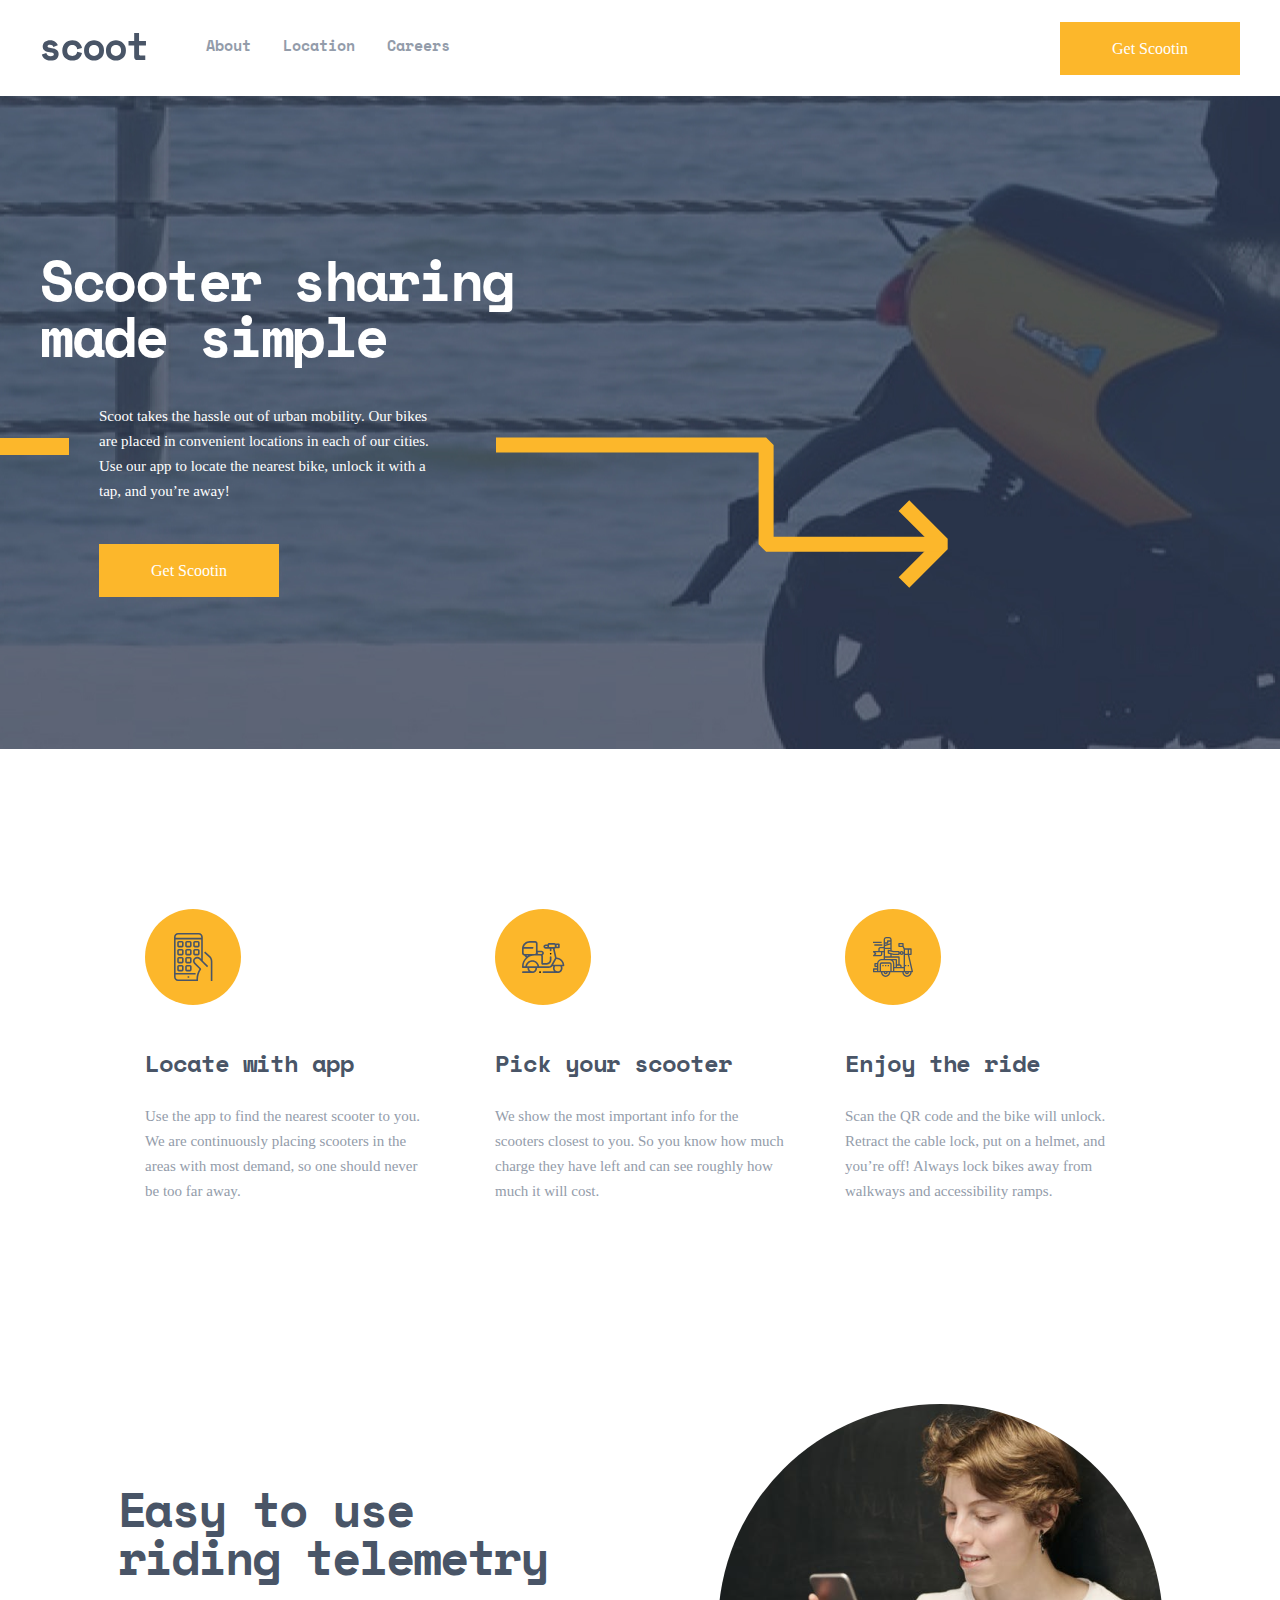
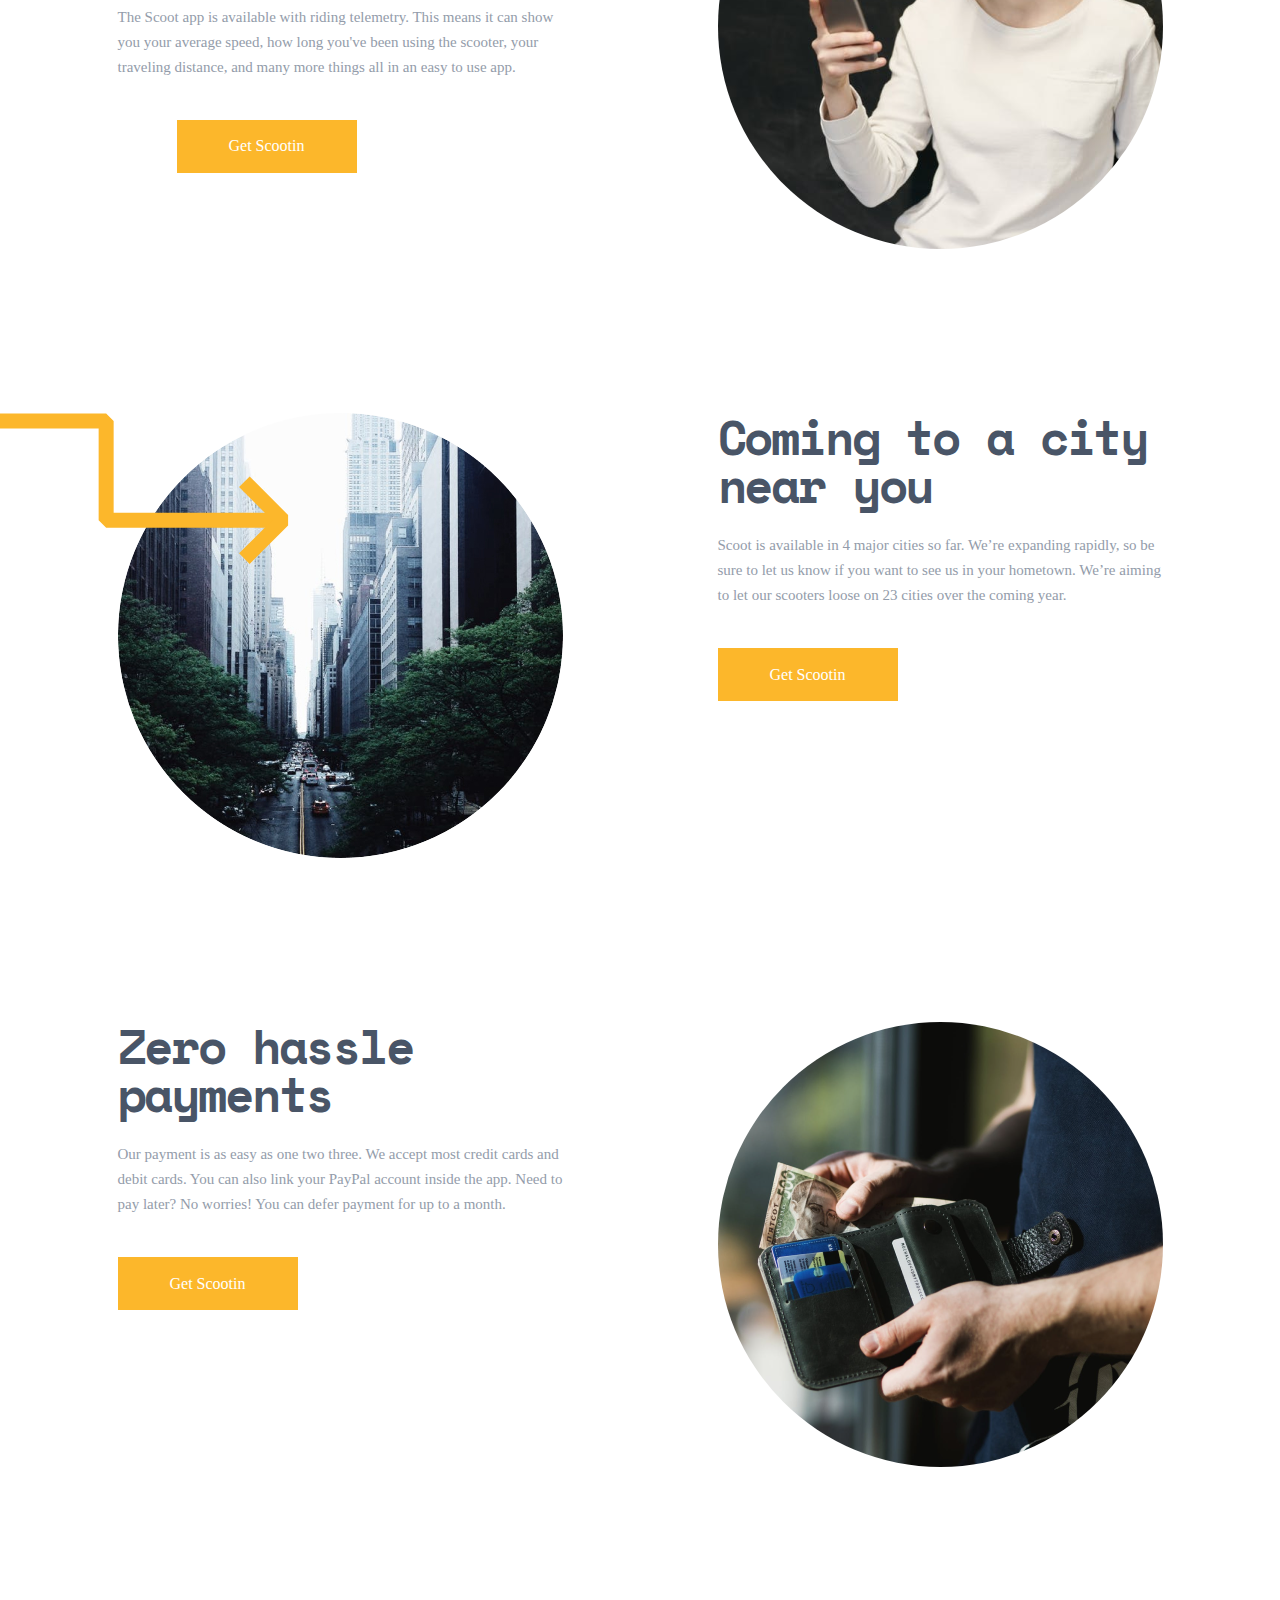
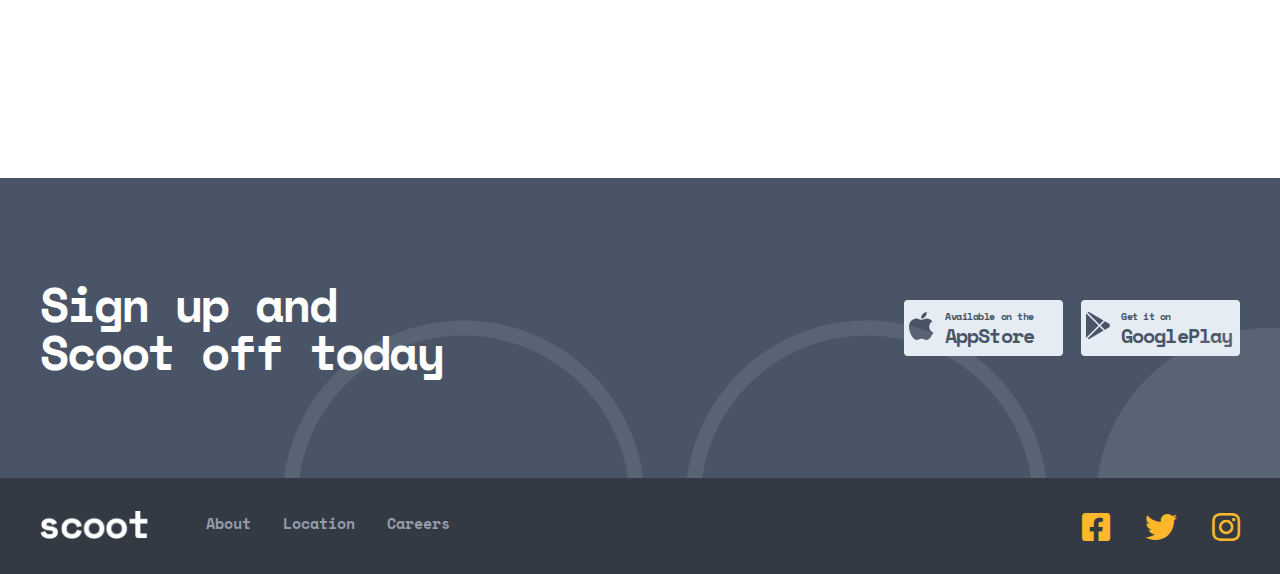
<file: index.html>
<!DOCTYPE html>
<html lang="en">

<head>
    <meta charset="UTF-8">
    <meta http-equiv="X-UA-Compatible" content="IE=edge">
    <meta name="viewport" content="width=device-width, initial-scale=1.0">
    <title>Scoot</title>
    <link rel="stylesheet" href="./main.css">
    <link rel="stylesheet" href="./media.css">
    <link rel="stylesheet" href="./css/all.min.css">
    <link
        href="https://fonts.googleapis.com/css2?family=Hanken+Grotesk:wght@300;400;500;700&family=Space+Mono:wght@700&display=swap"
        rel="stylesheet">
</head>

<body>
    <!-- ==========Header Start============== -->
    <header class="header">
        <div class="header__container">
            <div class="wrap">
                <div class="wrap__top">
                    <div class="wrap__left">
                        <div class="box">
                            <img src="./Image/scoot.svg" alt="error" class="wrap__left-image">
                        </div>
                        <div class="box1">
                            <ul class="wrap__left-UL">
                                <li class="wrap__left-item">
                                    <a href="./about.html" class="wrap__left-link">About</a>
                                </li>
                                <li class="wrap__left-item">
                                    <a href="./location.html" class="wrap__left-link">Location</a>
                                </li>
                                <li class="wrap__left-item">
                                    <a href="./carrers.html" class="wrap__left-link">Careers</a>
                                </li>

                            </ul>
                        </div>
                    </div>
                    <div class="wrap__right">
                        <div class="button">Get Scootin</div>
                    </div>

                </div>
            </div>
        </div>
        <div class="wrap__bottom">
            <div class="content">
                <h1 class="wrap__bottom-title">Scooter sharing made simple</h1>
                <p class="wrap__bottom-text">Scoot takes the hassle out of urban mobility. Our bikes are placed in
                    convenient locations in each of our cities. Use our app to locate the nearest bike, unlock it
                    with a tap, and you’re away!</p>
                <div class="buttonn">Get Scootin</div>
                <img src="./Image/Group 8 Copy.svg" alt="error" class="header-image_ss">
            </div>

        </div>

    </header>
    <!-- ==========Header End  ============== -->

    <!-- ==========Main  Start ============== -->
    <main class="main">
        <div class="main__container">
            <div class="cards">
                <div class="card">
                    <div class="k">
                        <img src="./Image/Group 8.svg" alt="error" class="card-image">
                    </div>
                    <div class="kk">
                        <h2 class="card-title">Locate with app</h2>
                        <p class="card-text">Use the app to find the nearest scooter to you. We are continuously placing
                            scooters in the areas with most demand, so one should never be too far away. </p>
                    </div>
                </div>
                <div class="card">
                    <div class="k">
                        <img src="./Image/Group 9.svg" alt="error" class="card-image">
                    </div>
                    <div class="kk">
                        <h2 class="card-title">Pick your scooter</h2>
                        <p class="card-text">We show the most important info for the scooters closest to you. So you
                            know
                            how much charge they have left and can see roughly how much it will cost. </p>
                    </div>
                </div>
                <div class="card">
                    <div class="k">
                        <img src="./Image/Group 10.svg" alt="error" class="card-image">
                    </div>
                    <div class="kk">
                        <h2 class="card-title">Enjoy the ride</h2>
                        <p class="card-text">Scan the QR code and the bike will unlock. Retract the cable lock, put on a
                            helmet, and you’re off! Always lock bikes away from walkways and accessibility ramps. </p>
                    </div>
                </div>
            </div>
            <div class="main_wrap">
                <div class="main_wrap-left">
                    <h1 class="main_wrap-left-title">Easy to use
                        riding telemetry</h1>
                    <p class="main_wrap-left-text">The Scoot app is available with riding telemetry. This means it can
                        show you your average speed, how long you've been using the scooter, your traveling distance,
                        and many more things all in an easy to use app.</p>
                    <div class="buttonn">Get Scootin</div>
                </div>
                <div class="main_wrap-right">
                    <img src="./Image/Bitmap (2).png" alt="error" class="main_wrap-right-image">
                </div>
            </div>
        </div>
        <section class="section">
            <div class="section__container">
                <div class="content-top">
                    <div class="content-top-left">
                        <h1 class="content-top-left-title">Coming to a city near you</h1>
                        <p class="content-top-left-text">Scoot is available in 4 major cities so far. We’re expanding
                            rapidly, so be sure to let us know if you want to see us in your hometown. We’re aiming to
                            let our scooters loose on 23 cities over the coming year.</p>
                        <div class="buttnn">Get Scootin</div>
                    </div>
                    <div class="content-top-right">
                        <img src="./Image/manzara.jpg" alt="error" class="content-top-right-image">
                        <img src="./Image/Group 13 Copy.svg" alt="error" class="content_I">
                    </div>
                </div>
                <div class="content-top">
                    <div class="content-top-left">
                        <h1 class="content-top-left-title">Zero hassle payments</h1>
                        <p class="content-top-left-text">Our payment is as easy as one two three. We accept most credit
                            cards and debit cards. You can also link your PayPal account inside the app. Need to pay
                            later? No worries! You can defer payment for up to a month.</p>
                        <div class="buttnn">Get Scootin</div>
                    </div>
                    <div class="content-top-right">
                        <img src="./Image/Bitmap (1).png" alt="error" class="content-top-right-image">
                    </div>
                </div>
            </div>
        </section>
        <section class="section2">
            <div class="section2__contaiener">
                <div class="section__wrap">
                    <h1 class="section__wrap-title">Sign up and Scoot off today</h1>
                    <div class="section-content">
                        <div class="section__wrap-box1">
                            <div class="box1-left">
                                <img src="./Image/Combined Shape.svg" alt="error" class="box1-left-image">
                            </div>
                            <div class="box1-right">
                                <p class="box1-right-text">Available on the</p>
                                <h3 class="box1-right-sarlavxa">AppStore</h3>
                            </div>
                        </div>
                        <div class="section__wrap-box1">
                            <div class="box1-left">
                                <img src="./Image/Shape.png" alt="error" class="box1-left-image">
                            </div>
                            <div class="box1-right">
                                <p class="box1-right-text">Get it on</p>
                                <h3 class="box1-right-sarlavxa">GooglePlay </h3>
                            </div>
                        </div>

                    </div>
                </div>
            </div>
            <img src="./Image/Group 22.png" alt="error" class="Image-section">
        </section>

    </main>
    <!-- ==========Main  End   ============== -->

    <!-- ==========Footer  Start   ============== -->
    <footer class="footer">
        <div class="footer__container">
            <div class="footer__wrap">
                <div class="footer__wrap__top">
                    <div class="footer__wrap__left">
                        <div class="box">
                            <img src="./Image/scoot.png" alt="error" class="wrap__left-image">
                        </div>
                        <div class="box1">
                            <ul class="footer__wrap__left-UL">
                                <li class="footer__wrap__left-item">
                                    <a href="!#" class="footer__wrap__left-link">About</a>
                                </li>
                                <li class="wrap__left-item">
                                    <a href="!#" class="footer__wrap__left-link">Location</a>
                                </li>
                                <li class="wrap__left-item">
                                    <a href="!#" class="footer__wrap__left-link">Careers</a>
                                </li>

                            </ul>
                        </div>
                    </div>
                    <div class="foter__wrap__right">
                        <div class="right-box">
                            <i class="fab fa-facebook-square fa-2x right-box_icon"></i>
                            <i class="fab fa-twitter fa-2x right-box_icon"></i>
                            <i class="fab fa-instagram fa-2x right-box_icon"></i>
                        </div>
                    </div>

                </div>
            </div>
        </div>
    </footer>

    <!-- ==========Footer  End   ============== -->

    <script src="./main.js"></script>
</body>

</html>
</file>
<file: main.css>
@import url(./css/fonts.css);

* {
    margin: 0;
    padding: 0;
    box-sizing: border-box;
}

.header-image_ss {
    position: absolute;
    top: 341px;
    left: 38%;
}
.content{
    position: relative;
}

.wrap__bottom-text::after {
    content: "";
    display: block;
    width: 149px;
    height: 17px;
    background: #FCB72B;
    position: absolute;
    top: 34px;
    left: -120px;
}

.header {
    width: 100%;
}


.main_wrap-right {
    position: relative;
}

.img-po {
    position: absolute;
    top: 300px;
    right: -165px;
}

.content_I {
    position: absolute;
    top: 0;
    left: -570px;
}

.content-top-right {
    position: relative;
}
.content-top-right{
    position: relative;

}
.img-poo{
    position: absolute;
    top: 90px;
    right: -540px;
}
.header__container {
    width: 1200px;
    margin: auto;
}

.wrap__left-image {
    width: 108px;
    height: 28px;
}

.wrap__top {
    width: 100%;
    height: 96px;
    display: flex;
    padding: 34px 0 33px 0;
    align-items: center;
    justify-content: space-between;
}

.wrap__left-link {
    color: #939CAA;
    font-family: Space Mono;
    font-size: 15px;
    font-weight: 700;
    line-height: 25px;
}

.button:hover {
    color: #FCB72B;
    background: #fff;
    border: 3px solid #FCB72B;
    transition: .5s;
}

.wrap__left-UL {
    display: flex;
    column-gap: 32px;
}

ul {
    list-style: none;
}

.wrap__left-link {
    display: flex;
}
a:active{
    color: #FCB72B;
}
a {
    text-decoration: none;
}

.box {
    height: 100%;
    padding-top: 0;
}

.wrap__left {
    display: flex;
    column-gap: 58px;
}

.button {
    width: 180px;
    height: 53px;
    background: #FCB72B;
    display: flex;
    align-items: center;
    justify-content: center;
    color: #fff;
}

.content-image {
    width: 100%;
}

.wrap__bottom {
    width: 100%;
    height: 100%;
    background: url(./Image/hgjfgnfdjg.jpg) center no-repeat;
}

.content {
    width: 1200px;
    margin: auto;
    padding-top: 156px;
    display: flex;
    flex-direction: column;
    row-gap: 40px;
    padding-bottom: 152px;
}

.wrap__bottom-title {
    max-width: 500px;
    width: 100%;
    color: #FFF;
    font-family: Space Mono;
    font-size: 56px;
    font-weight: 700;
    line-height: 56px;
    letter-spacing: -2.5px;
}

.wrap__bottom-text {
    max-width: 405px;
    width: 100%;
    color: #FFF;
    font-family: Lexend Deca;
    font-size: 15px;
    font-weight: 400;
    line-height: 25px;
    padding-left: 59px;
    position: relative;
}

.buttonn {
    width: 180px;
    height: 53px;
    background: #FCB72B;
    display: flex;
    align-items: center;
    justify-content: center;
    color: #fff;
    margin-left: 59px;
}

.buttonn:hover {
    color: #FCB72B;
    background: #fff;
    border: 3px solid #FCB72B;
    transition: .5s;
}

/* ================main================= */
.main {
    width: 100%;
}

.main__container {
    width: 1200px;
    margin: auto;
}

.card-title {
    color: #495567;
    font-family: Space Mono;
    font-size: 24px;
    font-weight: 700;
    line-height: 28px;
    letter-spacing: -1.071px;
    padding-top: 40px;
    padding-bottom: 27px;
}

.cards {
    display: flex;
    justify-content: center;
    column-gap: 60px;
    padding-top: 160px;
    padding-bottom: 200px;
}

.card-text {
    max-width: 290px;
    width: 100%;
    color: #939CAA;
    font-family: Lexend Deca;
    font-size: 15px;
    font-weight: 400;
    line-height: 25px;
}

.main_wrap-left-title {
    max-width: 445px;
    width: 100%;
    color: #495567;
    font-family: Space Mono;
    font-size: 48px;
    font-weight: 700;
    line-height: 48px;
    letter-spacing: -2.143px;
    padding-bottom: 24px;
}

.main_wrap-left-text {
    max-width: 445px;
    width: 100%;
    color: #939CAA;
    font-family: Lexend Deca;
    font-size: 15px;
    font-weight: 400;
    padding-bottom: 40px;
    line-height: 25px;
}

.buttnn {
    width: 180px;
    height: 53px;
    background: #FCB72B;
    display: flex;
    align-items: center;
    justify-content: center;
    color: #fff;
}

.buttnn:hover {
    color: #FCB72B;
    background: #fff;
    border: 3px solid #FCB72B;
    transition: .5s;
}

.main_wrap-right-image {
    border-radius: 50%;
}

.main_wrap {
    display: flex;
    justify-content: space-around;
    align-items: center;
}


.section {
    width: 100%;
}

.section__container {
    width: 1200px;
    margin: auto;
}

.content-top-left-title {
    max-width: 445px;
    width: 100%;
    color: #495567;
    font-family: Space Mono;
    font-size: 48px;
    font-weight: 700;
    line-height: 48px;
    letter-spacing: -2.143px;
    padding-bottom: 24px;
}

.content-top-left-text {
    max-width: 445px;
    width: 100%;
    color: #939CAA;
    font-family: Lexend Deca;
    font-size: 15px;
    font-weight: 400;
    line-height: 25px;
    padding-bottom: 40px;
}

.content-top {
    display: flex;
    justify-content: space-around;
}

.content-top-right-image {
    border-radius: 50%;
}

.content-top:nth-child(1) {
    flex-direction: row-reverse;
    padding-top: 160px;
}

.content-top:nth-child(2) {
    padding-top: 160px;
    margin-bottom: 307px;
}

.section2 {
    width: 100%;
    background: #495567;
    position: relative;
}

.section2__contaiener {
    width: 1200px;
    margin: auto;
}

.section-content {
    display: flex;
    column-gap: 18px;
}

.section__wrap {
    height: 300px;
    display: flex;
    justify-content: space-between;
    align-items: center;
}

.section__wrap-title {
    max-width: 415px;
    width: 100%;
    color: #FFF;
    font-family: Space Mono;
    font-size: 48px;
    font-weight: 700;
    line-height: 48px;
    letter-spacing: -2.143px;
}

.section__wrap-box1 {
    width: 159px;
    height: 56px;
    border-radius: 4px;
    background: #E5ECF4;
    display: flex;
    align-items: center;
    column-gap: 11px;
    padding: 5px;
}

.box1-right-text {
    color: #495567;
    font-family: Space Mono;
    font-size: 10px;
    font-weight: 700;
    letter-spacing: -0.446px;
}

.box1-right-sarlavxa {
    color: #495567;
    font-family: Space Mono;
    font-size: 20px;
    font-weight: 700;
    line-height: 24px;
    letter-spacing: -0.893px;
}

.Image-section {
    position: absolute;
    bottom: 0px;
    right: 0px;
}

/* Footer */

.footer {
    width: 100%;
    background: #333A44;
    overflow: hidden;
}

.footer__container {
    width: 1200px;
    margin: auto;
}

.footer__wrap__top {
    width: 100%;
    height: 96px;
    display: flex;
    padding: 34px 0 33px 0;
    align-items: center;
    justify-content: space-between;
}

.footer__wrap__left {
    display: flex;
    column-gap: 58px;
}

.footer__wrap__left-UL {
    display: flex;
    column-gap: 32px;
}

.footer__wrap__left-link {
    color: #939CAA;
    font-family: Space Mono;
    font-size: 15px;
    font-weight: 700;
    line-height: 25px;
}

.right-box {
    display: flex;
    column-gap: 35px;
}

.right-box_icon {
    color: #FCB72B;
}
</file>
<file: media.css>
@media (max-width:768px) {
    .header {
        width: 100%;
        overflow: hidden;
    }

    .header__container {
        width: 600px;
        margin: auto;
    }

    .header-image_ss {
        display: none;
    }

    .cards {
        display: flex;
        flex-direction: column;
        padding-top: 200px;
    }
    .content-top-right-image{
        margin-bottom: 150px;
    }
    .content-top-right {
        display: flex;
        padding-left: 65px;
    }
    .content-top-left-title{
        padding-top: 150px;
    }
    .content-top-left{
        display: flex;
        flex-direction: column;
        padding-left: 62px;
        text-align: center;
    }
    .buttnn{
        margin-left: 128px;
        margin-bottom: 50px;
    }

    .content-top {
        display: unset;
    }

    .content_I {
        display: none;
    }
    .section__wrap-title{
        max-width: 450px;
        width: 100%;
        text-align: center;
        padding-bottom: 20px;
    }

    .section__wrap {
        display: flex;
        flex-direction: column;
        justify-content: center;
    }

    .footer__wrap__top {
        display: flex;
    }

    .content {
        width: 600px;
        text-align: center;
        align-items: center;
    }

    .section__container{
        width: 600px;
        margin: auto;
    }

    .footer__container {
        width: 600px;
    }

    .section2__contaiener {
        width: 700px;
        margin: auto;
    }
    .section2{
     width: 100%;
    }

    .wrap__bottom {
        background: url(./Image/Bitmap.png) center;
        height: 100%;
        display: block;
        opacity: 0.75;
    }

    .main {
        overflow: hidden;
    }

    .wrap__bottom-text::after {
        display: none;
    }

    .wrap__bottom-text {
        padding-left: 0px;
    }

    .buttonn {
        margin-left: 0px;
        display: flex;

    }

    .wrap__top {
        display: flex;
        column-gap: 50px;
    }

    .card {
        display: flex;
        align-items: center;
        column-gap: 80px;
    }

    .card-text {
        max-width: 329px;
        width: 100%;
    }
    .main__container{
        width: 600px;
        margin: auto;
    }

    .main_wrap {
        display: grid;
        padding-bottom: 100px;
    }

    .main_wrap-left {
        display: flex;
        flex-direction: column;
        align-items: center;
        text-align: center;
        padding-bottom: 35px;
    }

    .main_wrap:nth-child(2) {
        flex-direction: row-reverse;
    }
}
</file>
